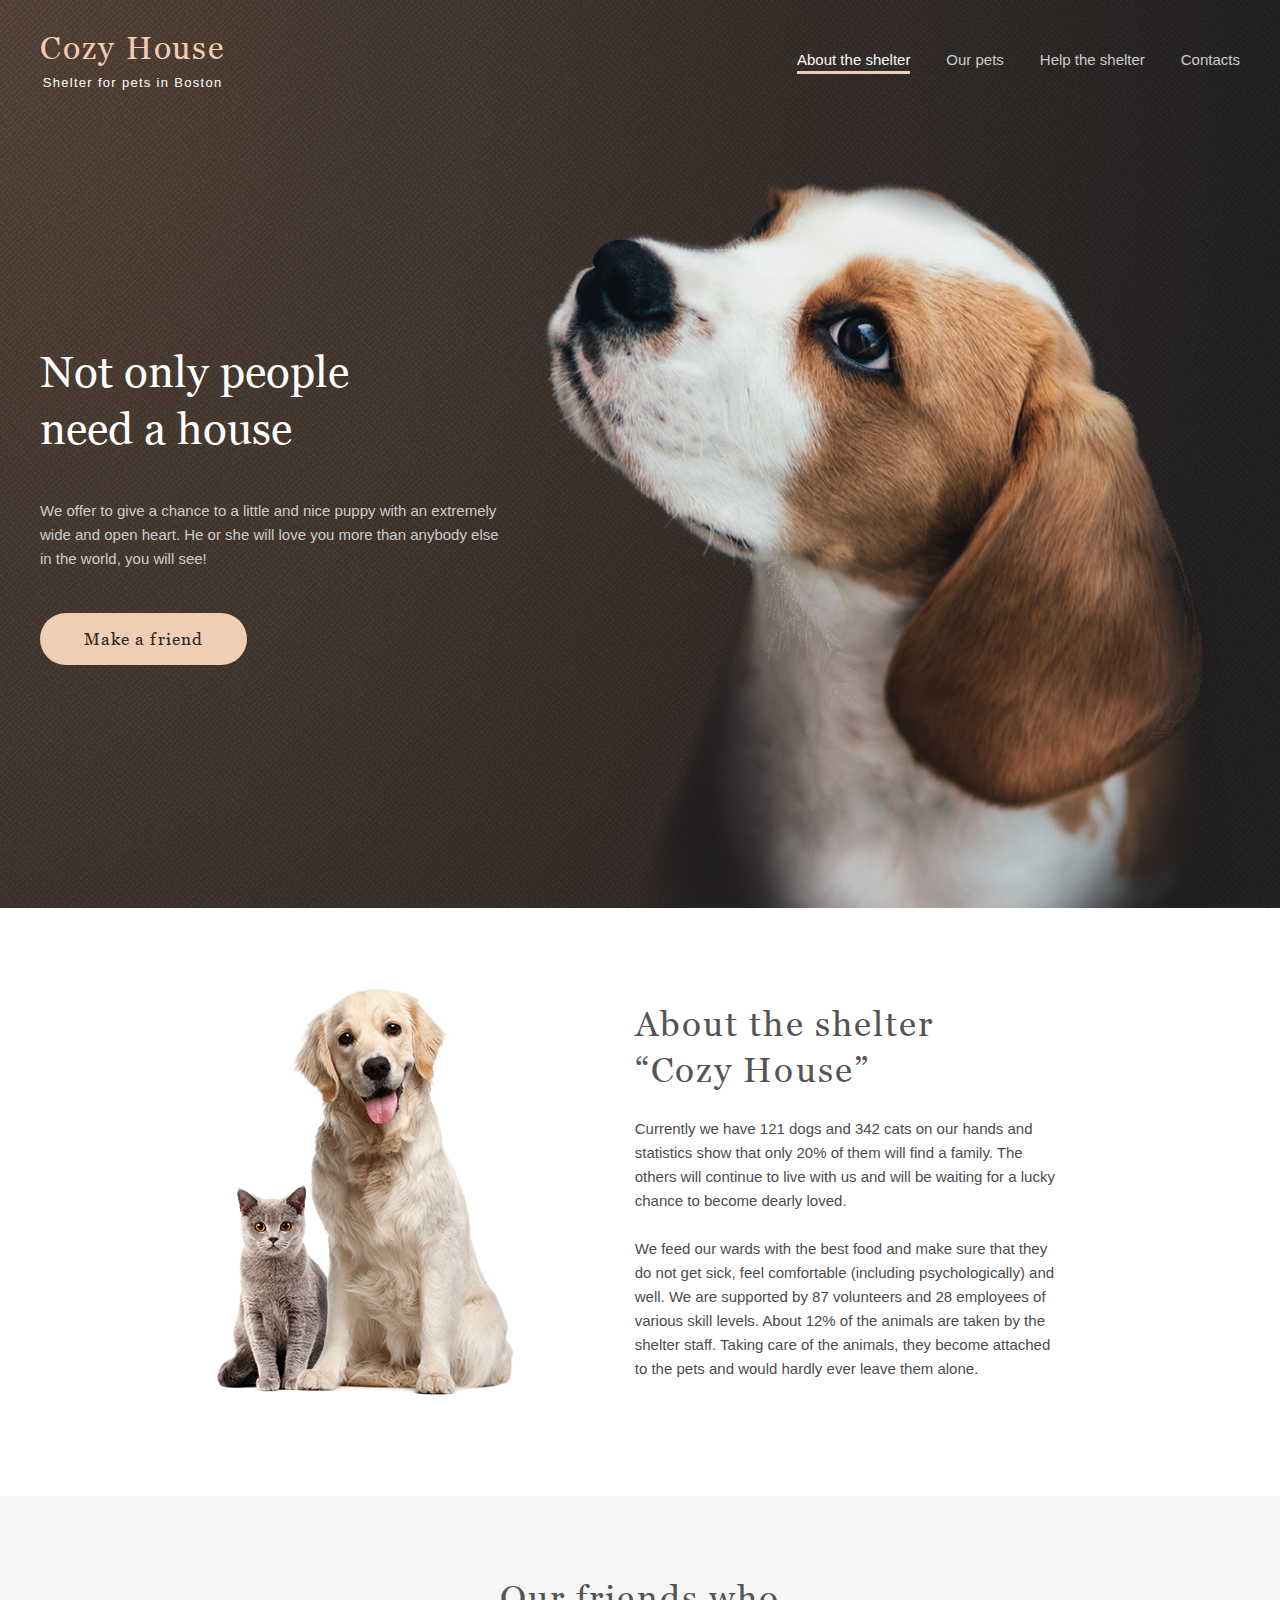
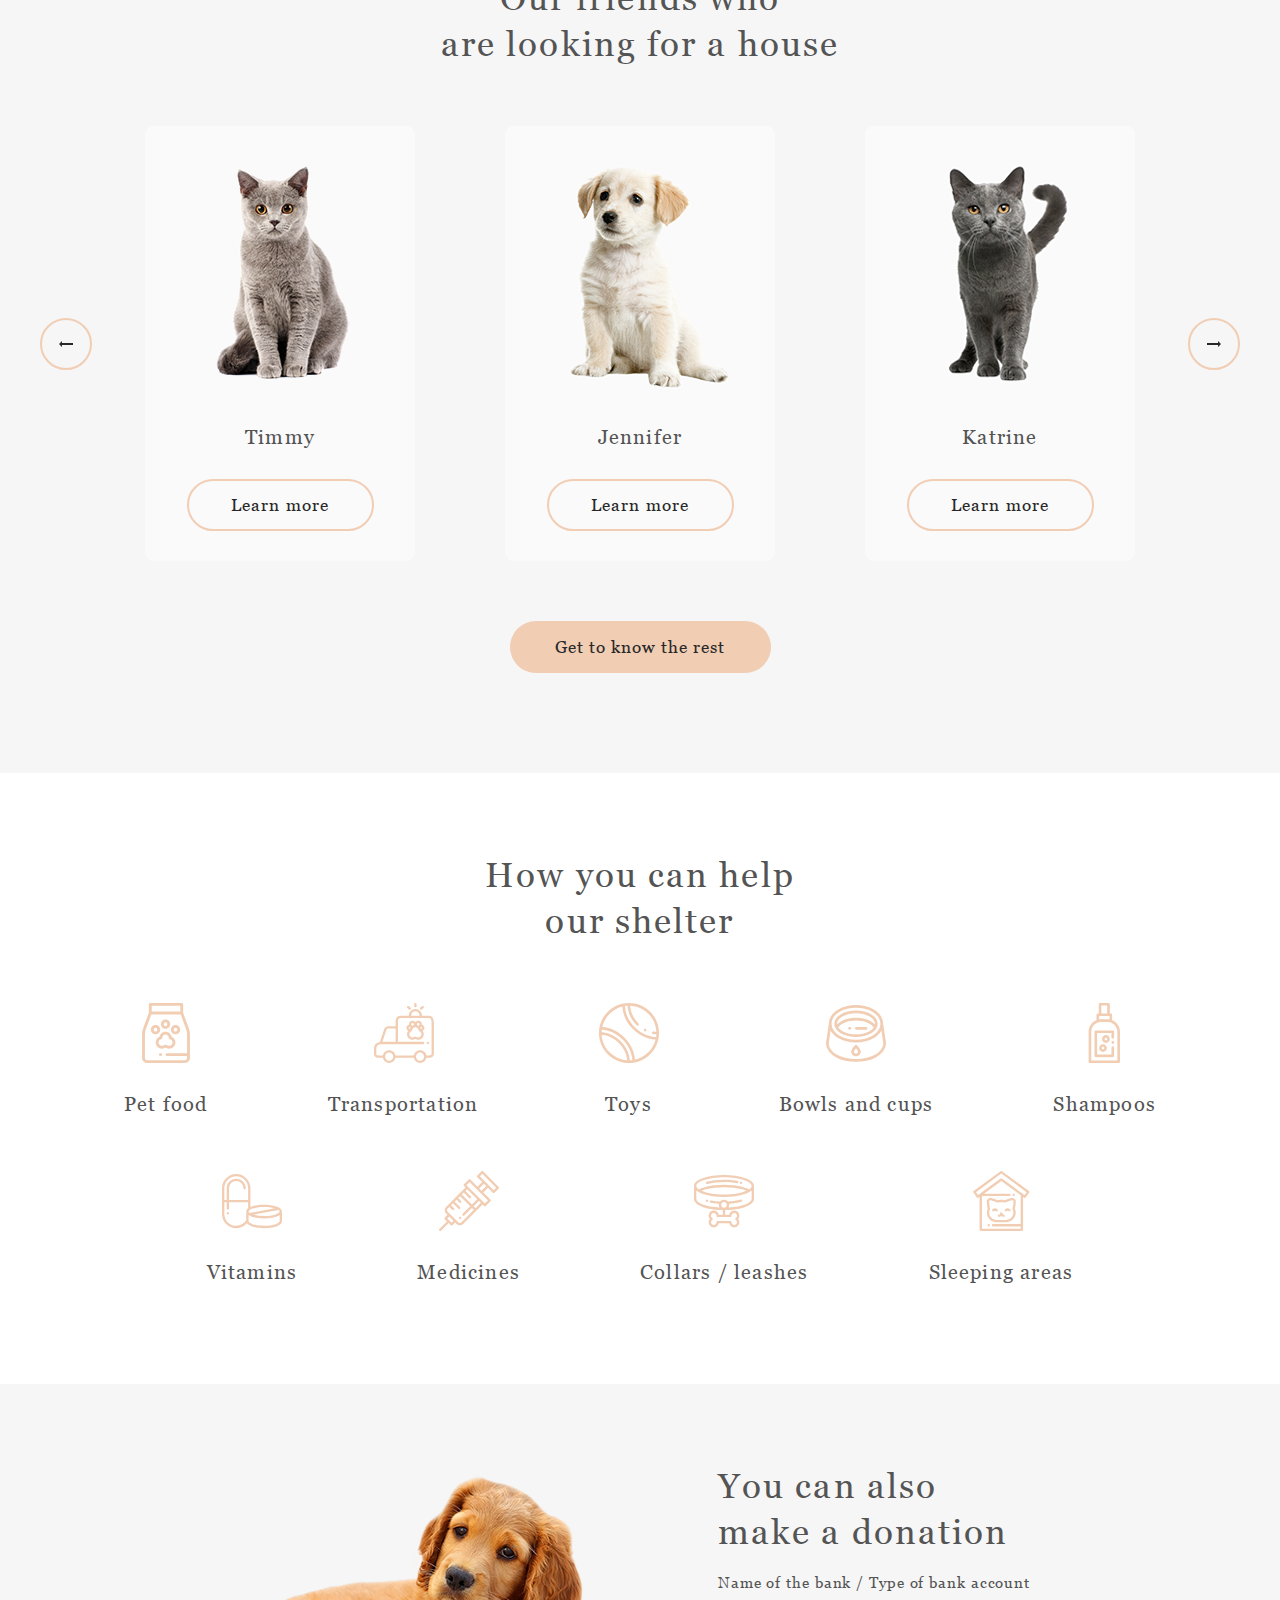
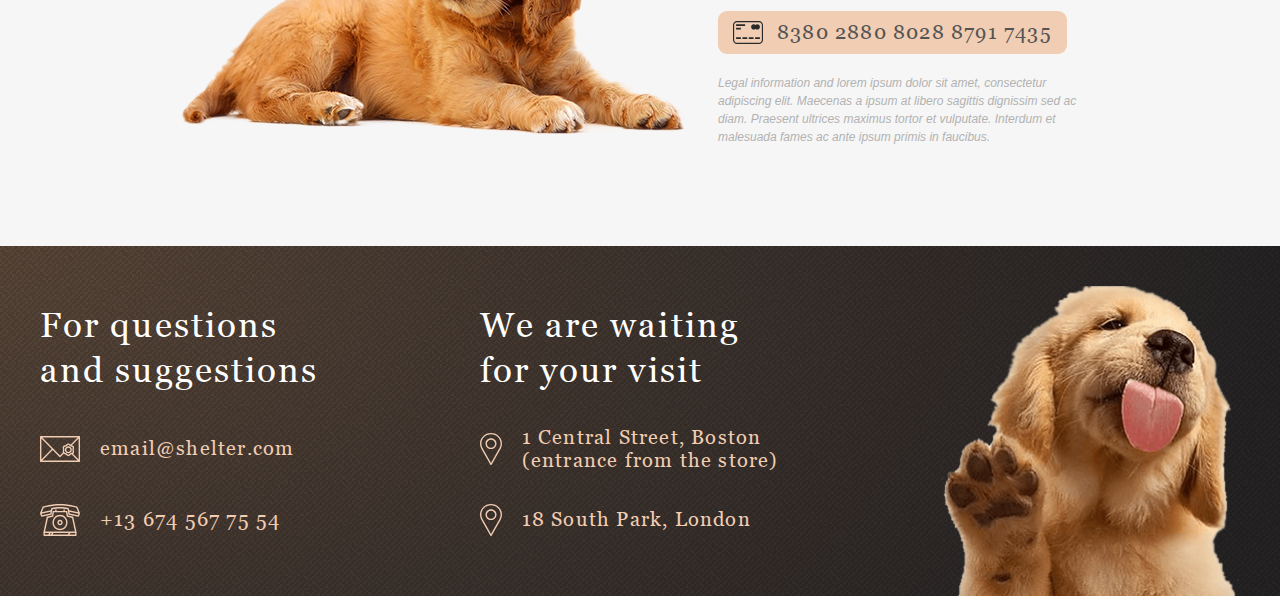
<file: index.html>
<!DOCTYPE html>
<html lang="en">

<head>
  <meta charset="UTF-8">
  <meta http-equiv="X-UA-Compatible" content="IE=edge">
  <meta name="viewport" content="width=device-width, initial-scale=1.0">
  <title>Cosy House</title>
  <link rel="stylesheet" href="./normalize.css">
  <link rel="stylesheet" href="./style.css">
  <link rel="icon" href="./assets/Images/foot-print.ico">
</head>

<body>
  <header class="header">
    <div class="wrapper header__wrapper">
      <a class="logo" href="">
        <h1 class="logo__title">Cozy House</h1>
        <span class="logo__subtitle">Shelter for pets in Boston</span>
      </a>
      <div class="nav hidden">
        <ul class="nav__list shifted">
          <li class="nav__item">
            <a class="nav__link nav__link_active">About the shelter</a>
          </li>
          <li class="nav__item">
            <a class="nav__link" href="./our-friends.html">Our pets</a>
          </li>
          <li class="nav__item">
            <a class="nav__link" href="#help">Help the shelter</a>
          </li>
          <li class="nav__item">
            <a class="nav__link" href="#contacts">Contacts</a>
          </li>
        </ul>
      </div>
      <div class="burger-menu__icon-wrapper">
        <div class="burger-menu__icon">
          <span class="burger-menu__icon-line"></span>
          <span class="burger-menu__icon-line"></span>
          <span class="burger-menu__icon-line"></span>
        </div>
      </div>
    </div>
  </header>
  <main>
    <section class="not-only">
      <div class="wrapper">
        <div class="not-only__content">
          <h2 class="not-only__title">Not only people need a house</h2>
          <p class="not-only__text">
            We offer to give a chance to a little and nice puppy with an extremely wide and open heart. He or she will
            love you more than anybody else in the world, you will see!
          </p>
          <form action="#our-friends" class="not-only__button-wrapper">
            <button class="button not-only__button">Make a friend</button>
          </form>
        </div>
        <img class="not-only__image" src="./assets/Images/start-screen-puppy.png" alt="Not only people need a house">
      </div>
    </section>
    <section class="about">
      <div class="wrapper">
        <div class="about__content">
          <h3 class="about__title section-title">About the shelter<br> “Cozy House”</h3>
          <p class="about__text">
            Currently we have 121 dogs and 342 cats on our hands and statistics show that only 20% of them will find a
            family. The others will continue to live with us and will be waiting for a lucky chance to become dearly
            loved.
          </p>
          <p class="about__text">
            We feed our wards with the best food and make sure that they do not get sick, feel comfortable (including
            psychologically) and well. We are supported by 87 volunteers and 28 employees of various skill levels. About
            12% of the animals are taken by the shelter staff. Taking care of the animals, they become attached to the
            pets and would hardly ever leave them alone.
          </p>
        </div>
        <img src="./assets/Images/about-pets.png" alt="dog and cat photo" class="about__image">
      </div>
    </section>
    <section id="our-friends" class="our-friends">
      <div class="wrapper">
        <div class="our-friends__content">
          <h3 class="our-friends__title section-title">Our friends who<br> are looking for a house</h3>
          <div class="slider__wrapper">
            <div class="slider__controls left-control">
              <img src="./assets/Images/Arrow-left.svg" alt="left-control">
            </div>
            <div class="slider popup-box">
              <div class="slider__line">
                <div class="slider__set slider__prevSet">
                  <div class="slider__card card">
                    <img class="card__image" alt="cat" src="./assets/Images/pets-katrine.png">
                    <div class="card__title">Katrine</div>
                    <button class="card__button button">Learn more</button>
                  </div>
                  <div class="slider__card card">
                    <img class="card__image" alt="dog" src="./assets/Images/pets-jennifer.png">
                    <div class="card__title">Jennifer</div>
                    <button class="card__button button">Learn more</button>
                  </div>
                  <div class="slider__card card">
                    <img class="card__image" alt="dog" src="./assets/Images/pets-woody.png">
                    <div class="card__title">Woody</div>
                    <button class="card__button button">Learn more</button>
                  </div>
                </div>
                <div class="slider__set slider__currSet">
                </div>
                <div class="slider__set slider__nextSet">
                  <div class="slider__card card">
                    <img class="card__image" alt="cat" src="./assets/Images/pets-katrine.png">
                    <div class="card__title">Katrine</div>
                    <button class="card__button button">Learn more</button>
                  </div>
                  <div class="slider__card card">
                    <img class="card__image" alt="dog" src="./assets/Images/pets-jennifer.png">
                    <div class="card__title">Jennifer</div>
                    <button class="card__button button">Learn more</button>
                  </div>
                  <div class="slider__card card">
                    <img class="card__image" alt="dog" src="./assets/Images/pets-woody.png">
                    <div class="card__title">Woody</div>
                    <button class="card__button button">Learn more</button>
                  </div>
                </div>
              </div>
            </div>
            <div class="slider__controls right-control">
              <img src="./assets/Images/Arrow-right.svg" alt="right-control">
            </div>
          </div>
          <form action="./our-friends.html">
            <button class="our-friends__button button">Get to know the rest</button>
          </form>
        </div>
      </div>
      <div class="popup__background popup__hidden">
        <div class="popup__close-button">
          <img src="./assets/Images/cross.svg" alt="close cross">
        </div>
        <div class="popup">
        </div>
      </div>
    </section>
    <section id="help" class="help">
      <div class="wrapper">
        <h3 class="help__title section-title">How you can help<br> our shelter</h3>
        <div class="help__content">
          <div class="help__icon">
            <img class="help__image" alt="Pet food icon" src="./assets/Images/icon-pet-food.svg">
            <div class="help__subtitle">Pet food</div>
          </div>
          <div class="help__icon">
            <img class="help__image" alt="Transportation icon" src="./assets/Images/icon-transportation.svg">
            <div class="help__subtitle">Transportation</div>
          </div>
          <div class="help__icon">
            <img class="help__image" alt="Toys icon" src="./assets/Images/icon-toys.svg">
            <div class="help__subtitle">Toys</div>
          </div>
          <div class="help__icon">
            <img class="help__image" alt="Bowls and cups icon" src="./assets/Images/icon-bowls-and-cups.svg">
            <div class="help__subtitle">Bowls and cups</div>
          </div>
          <div class="help__icon">
            <img class="help__image" alt="Shampoos icon" src="./assets/Images/icon-shampoos.svg">
            <div class="help__subtitle">Shampoos</div>
          </div>
          <div class="help__icon">
            <img class="help__image" alt="Vitamins icon" src="./assets/Images/icon-vitamins.svg">
            <div class="help__subtitle">Vitamins</div>
          </div>
          <div class="help__icon">
            <img class="help__image" alt="Medicines icon" src="./assets/Images/icon-medicines.svg">
            <div class="help__subtitle">Medicines</div>
          </div>
          <div class="help__icon">
            <img class="help__image" alt="Collars / leashes icon" src="./assets/Images/icon-collars-leashes.svg">
            <div class="help__subtitle">Collars / leashes</div>
          </div>
          <div class="help__icon">
            <img class="help__image" alt="Sleeping areas icon" src="./assets/Images/icon-sleeping-area.svg">
            <div class="help__subtitle">Sleeping areas</div>
          </div>
        </div>
      </div>
    </section>
    <section class="in-addition">
      <div class="wrapper">
        <div class="in-addition__content">
          <h3 class="in-addition__title section-title">You can also<br> make a donation</h3>
          <p class="in-addition__subtitile">Name of the bank / Type of bank account</p>
          <a href="" class="in-addition__button">
            <img class="card-icon" alt="Credit card icon" src="./assets/Images/credit-card.svg">
            <span class="card-number">8380 2880 8028 8791 7435</span>
          </a>
          <p class="in-addition__text">Legal information and lorem ipsum dolor sit amet, consectetur adipiscing elit.
            Maecenas a ipsum at libero sagittis dignissim sed ac diam. Praesent ultrices maximus tortor et vulputate.
            Interdum et malesuada fames ac ante ipsum primis in faucibus.</p>
        </div>
        <img src="./assets/Images/donation-dog.png" alt="lying dog photo" class="in-addition__image">
      </div>
    </section>
  </main>
  <footer id="contacts" class="footer">
    <div class="wrapper">
      <div class="footer__two-colons">
        <div class="footer__colon">
          <p class="footer__subtitle">For questions and suggestions</p>
          <p class="footer__paragraph">
            <img src="./assets/Images/icon-email.svg" alt="Email icon">
            <a href="mailto:email@shelter.com" class="footer__link">
              email@shelter.com
            </a>
          </p>
          <p class="footer__paragraph">
            <img src="./assets/Images/icon-phone.svg" alt="Phone icon">
            <a href="tel:+136745677554" class="footer__link">
              +13 674 567 75 54
            </a>
          </p>
        </div>
        <div class="footer__colon footer__quick-fix">
          <p class="footer__subtitle">We are waiting for your visit</p>
          <p class="footer__paragraph">
            <img src="./assets/Images/icon-marker.svg" alt="Marker icon">
            <a href="https://goo.gl/maps/XEzVUbfn7tSgieSc8" target="_blank" class="footer__link">
              1 Central Street, Boston<br> (entrance from the store)
            </a>
          </p>
          <p class="footer__paragraph">
            <img src="./assets/Images/icon-marker.svg" alt="Marker icon">
            <a href="https://goo.gl/maps/zo8zqcCmjPfrQGSL9" target="_blank" class="footer__link">
              18 South Park, London
            </a>
          </p>
        </div>
      </div>
      <img src="./assets/Images/footer-puppy.png" alt="dog photo" class="footer__image">
    </div>
  </footer>
  <script src="./js/script.js" type="module"></script>
  <script src="./js/slider.js" type="module"></script>
</body>

</html>
</file>
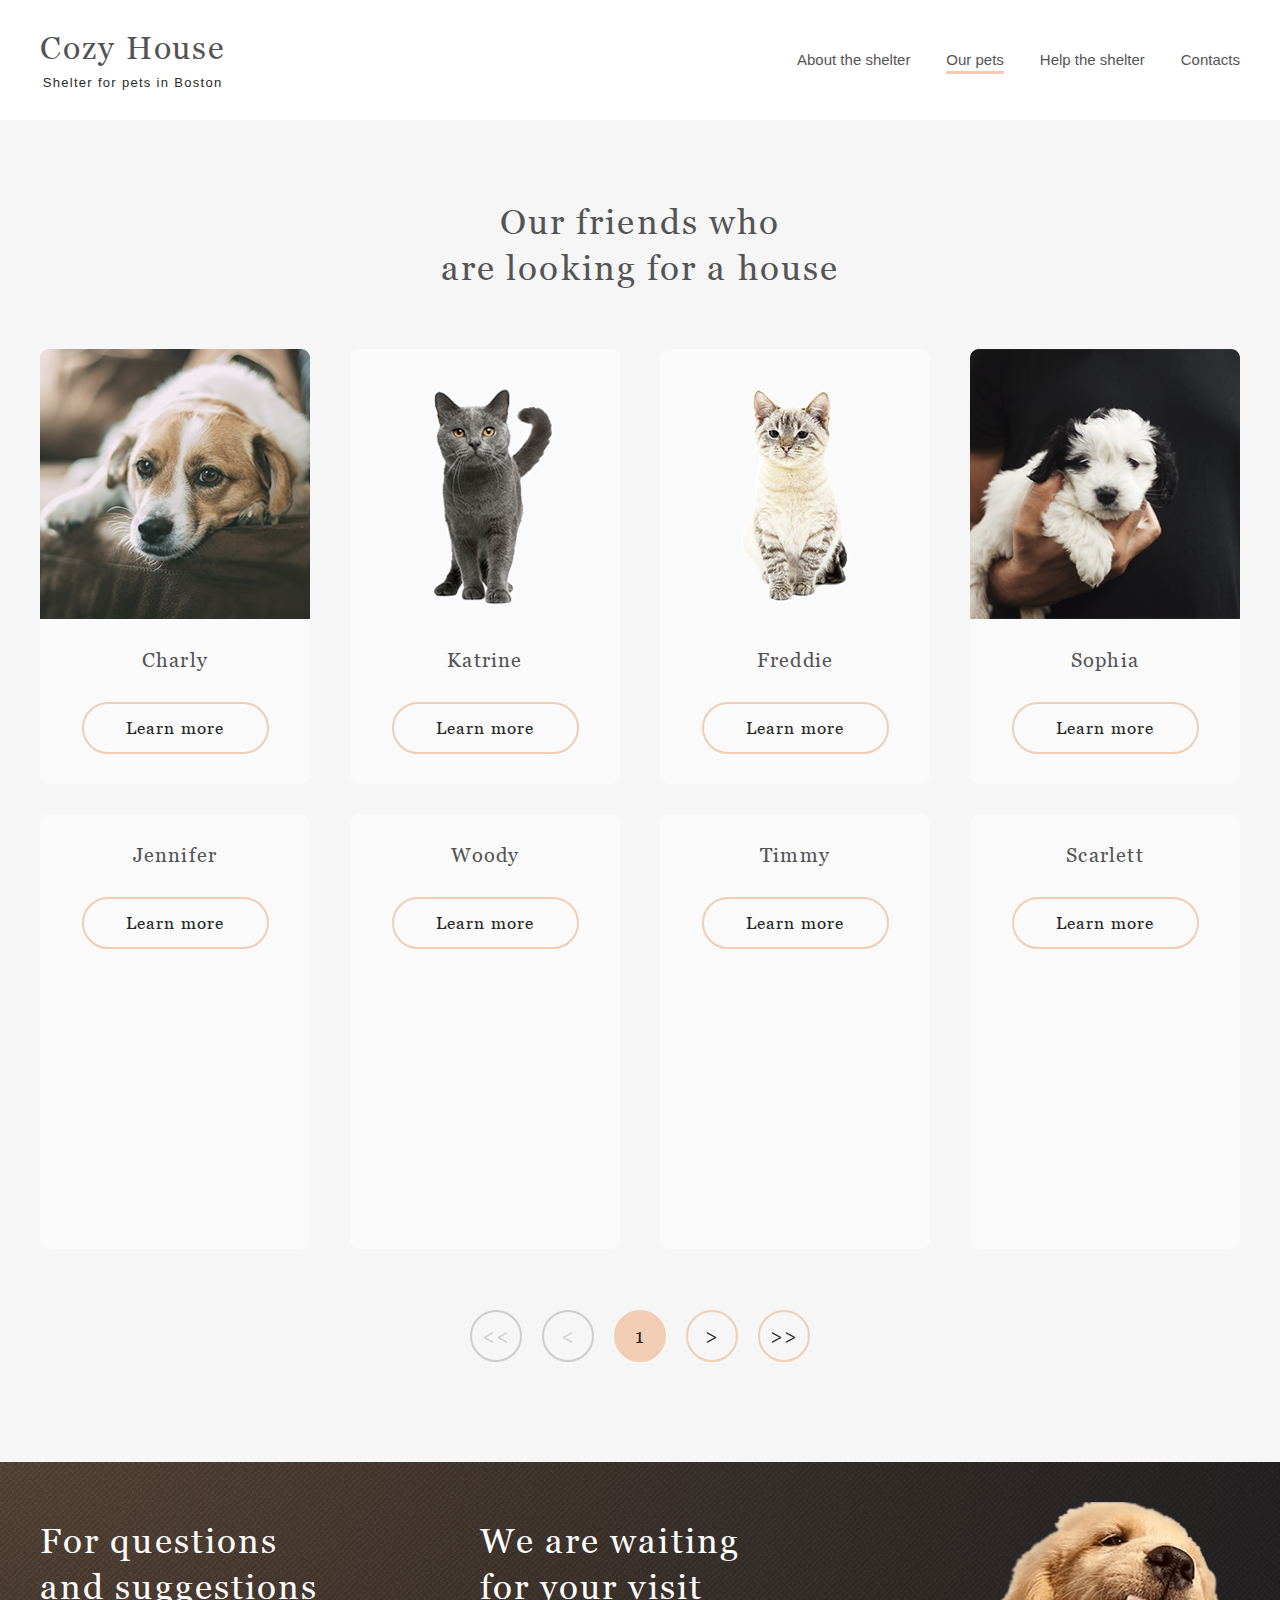
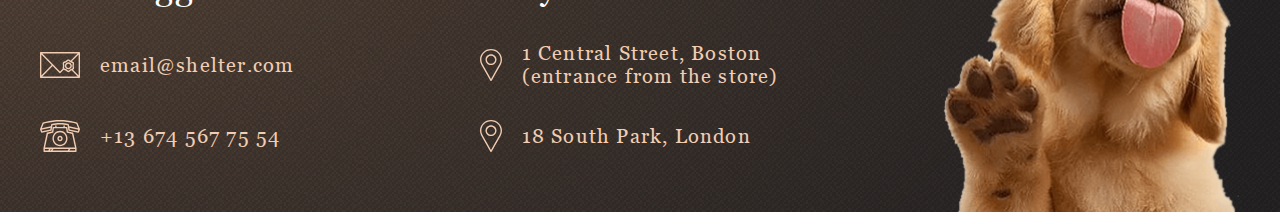
<file: our-friends.html>
<!DOCTYPE html>
<html lang="en">

<head>
  <meta charset="UTF-8">
  <meta http-equiv="X-UA-Compatible" content="IE=edge">
  <meta name="viewport" content="width=device-width, initial-scale=1.0">
  <title>Cosy House</title>
  <link rel="stylesheet" href="./normalize.css">
  <link rel="stylesheet" href="./our-friend-style.css">
  <link rel="icon" href="./assets/Images/foot-print.ico">
</head>

<body>
  <header class="header">
    <div class="wrapper header__wrapper">
      <a class="logo" href="./index.html">
        <h1 class="logo__title">Cozy House</h1>
        <span class="logo__subtitle">Shelter for pets in Boston</span>
      </a>
      <div class="nav hidden">
        <ul class="nav__list shifted">
          <li class="nav__item">
            <a class="nav__link" href="./index.html">About the shelter</a>
          </li>
          <li class="nav__item">
            <a class="nav__link nav__link_active">Our pets</a>
          </li>
          <li class="nav__item">
            <a class="nav__link" href="./index.html#help">Help the shelter</a>
          </li>
          <li class="nav__item">
            <a class="nav__link" href="#contacts">Contacts</a>
          </li>
        </ul>
      </div>
      <div class="burger-menu__icon-wrapper">
        <div class="burger-menu__icon">
          <span class="burger-menu__icon-line"></span>
          <span class="burger-menu__icon-line"></span>
          <span class="burger-menu__icon-line"></span>
        </div>
      </div>
    </div>
  </header>
  <main>
    <section id="our-friends" class="our-friends">
      <div class="wrapper">
        <div class="our-friends__content">
          <h3 class="our-friends__title section-title">Our friends who<br> are looking for a house</h3>
          <div class="pagination popup-box">
            <div class="pagination__card card">
              <img class="card__image" alt="cat" src="./assets/Images/pets-katrine.png">
              <div class="card__title">Katrine</div>
              <button class="card__button button">Learn more</button>
            </div>
            <div class="pagination__card card">
              <img class="card__image" alt="dog" src="./assets/Images/pets-jennifer.png">
              <div class="card__title">Jennifer</div>
              <button class="card__button button">Learn more</button>
            </div>
            <div class="pagination__card card">
              <img class="card__image" alt="dog" src="./assets/Images/pets-woody.png">
              <div class="card__title">Woody</div>
              <button class="card__button button">Learn more</button>
            </div>
            <div class="pagination__card card">
              <img class="card__image" alt="dog" src="./assets/Images/pets-sophia.png">
              <div class="card__title">Sophia</div>
              <button class="card__button button">Learn more</button>
            </div>
            <div class="pagination__card card">
              <img class="card__image" alt="cat" src="./assets/Images/pets-timmy.png">
              <div class="card__title">Timmy</div>
              <button class="card__button button">Learn more</button>
            </div>
            <div class="pagination__card card">
              <img class="card__image" alt="dog" src="./assets/Images/pets-charly.png">
              <div class="card__title">Charly</div>
              <button class="card__button button">Learn more</button>
            </div>
            <div class="pagination__card card">
              <img class="card__image" alt="dog" src="./assets/Images/pets-scarlet.png">
              <div class="card__title">Scarlett</div>
              <button class="card__button button">Learn more</button>
            </div>
            <div class="pagination__card card">
              <img class="card__image" alt="cat" src="./assets/Images/pets-freddie.png">
              <div class="card__title">Freddie</div>
              <button class="card__button button">Learn more</button>
            </div>
          </div>
          <div class="pagination__controls-wrapper">
            <div class="pagination__controls first-page-button pagination__controls_inactive">&lt;&lt;</div>
            <div class="pagination__controls prev-page-button pagination__controls_inactive">&lt;</div>
            <div class="pagination__controls curr-page-button pagination__controls_active">1</div>
            <div class="pagination__controls next-page-button">&gt;</div>
            <div class="pagination__controls last-page-button">&gt;&gt;</div>
          </div>
        </div>
      </div>
      <div class="popup__background popup__hidden">
        <div class="popup__close-button">
          <img src="./assets/Images/cross.svg" alt="close cross">
        </div>
        <div class="popup">
        </div>
      </div>
    </section>
  </main>
  <footer id="contacts" class="footer">
    <div class="wrapper">
      <div class="footer__two-colons">
        <div class="footer__colon">
          <p class="footer__subtitle">For questions and suggestions</p>
          <p class="footer__paragraph">
            <img src="./assets/Images/icon-email.svg" alt="Email icon">
            <a href="mailto:email@shelter.com" class="footer__link">
              email@shelter.com
            </a>
          </p>
          <p class="footer__paragraph">
            <img src="./assets/Images/icon-phone.svg" alt="Phone icon">
            <a href="tel:+136745677554" class="footer__link">
              +13 674 567 75 54
            </a>
          </p>
        </div>
        <div class="footer__colon footer__quick-fix">
          <p class="footer__subtitle">We are waiting for your visit</p>
          <p class="footer__paragraph">
            <img src="./assets/Images/icon-marker.svg" alt="Marker icon">
            <a href="https://goo.gl/maps/XEzVUbfn7tSgieSc8" target="_blank" class="footer__link">
              1 Central Street, Boston<br> (entrance from the store)
            </a>
          </p>
          <p class="footer__paragraph">
            <img src="./assets/Images/icon-marker.svg" alt="Marker icon">
            <a href="https://goo.gl/maps/zo8zqcCmjPfrQGSL9" target="_blank" class="footer__link">
              18 South Park, London
            </a>
          </p>
        </div>
      </div>
      <img src="./assets/Images/footer-puppy.png" alt="dog photo" class="footer__image">
    </div>
  </footer>
  <script src="./js/script.js" type="module"></script>
  <script src="./js/pagination.js" type="module"></script>
</body>

</html>
</file>
<file: style.css>
@font-face {
  font-family: "Georgia";
  src: url("./assets/fonts/GeorgiaRegular.woff") format("woff");
  font-weight: 400;
  font-style: normal;
}

html {
  scroll-behavior: smooth;
}

.lock {
  overflow: hidden;
}

.header {
  width: 100%;
  position: absolute;
  z-index: 1000;
}

.wrapper {
  max-width: 1200px;
  margin: 0 auto;
  padding: 0 30px;
}

.header__wrapper {
  height: 120px;
  display: flex;
  justify-content: space-between;
  align-items: center;
}

.logo {
  display: flex;
  flex-direction: column;
  align-items: center;
  text-decoration: none;
}

.logo__title {
  margin-top: 1px;
  margin-bottom: 8px;
  font-family: 'Georgia';
  font-weight: 400;
  font-size: 32px;
  line-height: 110%;
  letter-spacing: 0.06em;
  color: #F1CDB3;
}

.logo__subtitle {
  font-family: 'Arial';
  font-weight: 400;
  font-size: 13px;
  line-height: 15px;
  letter-spacing: 0.1em;
  color: #fff;
}

.nav {
  width: 443px;
}

.nav__list {
  display: flex;
  justify-content: space-between;
  padding: 0;
}

.nav__item {
  list-style: none;
}

.nav__link {
  padding-bottom: 3px;
  font-family: 'Arial';
  font-weight: 400;
  font-size: 15px;
  line-height: 160%;
  text-decoration: none;
  cursor: pointer;
  color: #CDCDCD;
  transition: color 0.5s;
}

.nav__link_active {
  cursor: default;
  border-bottom: 3px solid #F1CDB3;
  color: #FAFAFA;
}

.nav__link:hover {
  color: #FAFAFA;
}

.burger-menu__icon-wrapper {
  position: relative;
  width: 30px;
  height: 22px;
  display: none;
}

.burger-menu__icon {
  position: absolute;
  display: flex;
  flex-direction: column;
  justify-content: space-between;
  width: 30px;
  height: 22px;
  z-index: 1000;
  transition: transform ease-in-out 0.5s;
}

.burger-menu__icon_open {
  transform: rotate(90deg);
}

.burger-menu__icon-line {
  width: 30px;
  height: 2px;
  background-color: #F1CDB3;
}

/*not only*/

.not-only {
  padding-top: 180px;
  background: url(./assets/Images/noise_transparent@2x.png),
    radial-gradient(100% 215.42% at 0% 0%, #5b483a 0%, #262425 100%), #211f20;
}

.not-only .wrapper {
  display: flex;
}

.not-only__content {
  padding: 127px 0 100px;
}

.not-only__title {
  margin-bottom: 41px;
  padding-right: 50px;
  font-family: 'Georgia';
  font-weight: 400;
  font-size: 44px;
  line-height: 130%;
  color: #FFFFFF;
}

.not-only__text {
  font-family: 'Arial';
  font-weight: 400;
  font-size: 15px;
  line-height: 160%;
  color: #CDCDCD;
}

.not-only__button-wrapper {
  display: flex;
}

.button {
  border: none;
  border-radius: 100px;
  background-color: #F1CDB3;
  font-family: 'Georgia';
  font-weight: 400;
  font-size: 17px;
  line-height: 130%;
  letter-spacing: 0.06em;
  color: #292929;
  cursor: pointer;
  transition: background-color 0.5s,
              border-color 0.5s;
}

.not-only__button {
  margin-top: 27px;
  max-width: 207px;
  width: 100%;
  height: 52px;
  
}

.button:hover {
  border-color: #FDDCC4;
  background-color: #FDDCC4;
}


.not-only__image {
  width: clamp(569px, 70%, 698px);
  max-height: 728px;
  margin-left: 42px;
}

/*about*/

.about {
  padding: 80px 0 34px;
  background-color: #fff;
}

.about .wrapper {
  display: flex;
  flex-direction: row-reverse;
  justify-content: space-around;
  align-items: flex-end;
  flex-wrap: wrap;
  max-width: 969px;
}

.about__content {
  max-width: 430px;
  margin-bottom: 66px;
}

.section-title {
  font-family: 'Georgia';
  font-weight: 400;
  font-size: 35px;
  line-height: 130%;
  letter-spacing: 0.06em;
  color: #545454;
}

.about__title {
  margin-top: 0;
  margin-bottom: 10px;
}

.about__text {
  margin-top: 24px;
  font-family: 'Arial';
  font-weight: 400;
  font-size: 15px;
  line-height: 160%;
  color: #4C4C4C;
}

.about__image {
  width: clamp(160px, 96%, 300px);
  max-height: 408px;
  margin-bottom: 66px;
}

/*our friends*/

.our-friends {
  padding: 45px 0 100px;
  background-color: #F6F6F6;
}

.our-friends__title {
  text-align: center;
  margin-bottom: 59px;
}

.our-friends__content {
  display: flex;
  flex-direction: column;
  align-items: center;
}

.slider__wrapper {
  display: flex;
  justify-content: space-between;
  align-items: center;
  width: 100%;
}

.slider {
  overflow: hidden;
  width: 990px;
  height: 435px;
  margin: 0 12px;
}

.slider__line {
  position: relative;
  display: flex;
  justify-content: space-between;
  width: 3150px;
  left: -1080px;
  gap: 90px;
}

.slider__set {
  display: flex;
  justify-content: space-between;
  gap: 90px;
}

@keyframes move-left {
  from {left: -1080px;}  
  to {left: 0px;}  
}

@keyframes move-right {
  from {left: -1080px;}  
  to {left: -2160px;}  
}

.transition-left {
  animation-name: move-left;
  animation-duration: 0.5s;
}

.transition-right {
  animation-name: move-right;
  animation-duration: 0.5s;
}

.card {
  display: flex;
  flex-direction: column;
  align-items: center;
  width: 270px;
  height: 435px;
  background-color: #FAFAFA;
  border-radius: 9px;
  cursor: pointer;
  transition: background-color 0.5s,
              box-shadow 0.5s;
}

.card:hover {
  background-color: #fff;
  box-shadow: 0px 2px 35px 14px rgba(13, 13, 13, 0.04);
}

.slider__controls {
  width: 48px;
  height: 48px;
  border-radius: 50%;
  border: 2px solid #F1CDB3;
  display: flex;
  justify-content: center;
  align-items: center;
  flex-shrink: 0;
  cursor: pointer;
  transition: all 0.5s;
}

.slider__controls:hover {
  border-color: #FDDCC4;
  background-color: #FDDCC4;
}

.card__title {
  margin: 30px 0 30px;
  font-family: 'Georgia';
  font-weight: 400;
  font-size: 20px;
  line-height: 23px;
  letter-spacing: 0.06em;
  color: #545454;
}

.card__button {
  width: 187px;
  height: 52px;
  border: 2px solid #F1CDB3;
  background-color: transparent;
}

.card:hover .card__button {
  border-color: #FDDCC4;
  background-color: #FDDCC4;
}

.our-friends__button {
  margin-top: 60px;
  width: 261px;
  height: 52px;
}

/*Popup*/

.popup__background {
  position: fixed;
  display: flex;
  flex-direction: column;
  justify-content: center;
  align-items: center;
  top: 0;
  left: 0;
  width: 100vw;
  height: 100vh;
  background-color: rgb(41 41 41 / 60%);
}

.popup {
  position: relative;
  width: 900px;
  margin-bottom: 48px;
  background-color: #FAFAFA;
  border-radius: 9px;    
  display: block;
  inset: 0;
}

.popup__img {
  width: 500px;
  height: 500px;
  border-radius: 9px;
}

.popup__content {
  display: flex;
  min-height: 500px;
}

.popup__close-button {
  position: relative;
  left: 465px;
  width: 48px;
  height: 48px;
  border-radius: 50%;
  border: 2px solid #F1CDB3;
  background-color: transparent;
  display: flex;
  justify-content: center;
  align-items: center;
  cursor: pointer;
  transition: border-color 0.5s,
              background-color 0.5s;
}
  
.popup__close-button:hover {
  border-color: #FDDCC4;
  background-color: #FDDCC4;
}
  
.popup__text-content {
  padding: 50px 20px 0 30px;
  font-family: 'Georgia';
  font-weight: 400;
}

.popup__title {
  margin-bottom: 10px;
  font-size: 35px;
  line-height: 130%;
  letter-spacing: 0.06em;
}

.popup__subtitle {
  font-size: 20px;
  line-height: 115%;
  letter-spacing: 0.06em;
}

.popup__description {
  margin: 40px 0 40px;
  font-size: 15px;
  line-height: 113%;
  letter-spacing: 0.06em;
}

.popup__detail-list {
  padding-left: 0;
  list-style: none;
  font-size: 15px;
  line-height: 117%;
  letter-spacing: 0.13em;
}

.popup__detail-item {
  margin-bottom: 10px;
}

.popup__detail-item::before {
  display:inline-block;
  position: relative;
  content: '';
  width: 4px;
  height: 4px;
  margin-bottom: 3px;
  background-color: #F1CDB3;
  border-radius: 2px;
}

.popup__detail-title {
  font-weight: 700;
  padding-left: 10px;
}

.popup__hidden {
  visibility: hidden;
}

/*help*/

.help {
  padding: 45px 0 45px;
  background-color: #fff;
}

.help .wrapper {
  display: flex;
  flex-direction: column;
  align-items: center;
}

.help__title {
  text-align: center;
  margin-bottom: 59px;
}

.help__content {
  display: flex;
  flex-wrap: wrap;
  justify-content: center;
}

.help__icon {
  display: flex;
  flex-direction: column;
  align-items: center;
  margin: 0 60px;
}

.help__subtitle {
  margin-top: 30px;
  margin-bottom: 55px;
  font-family: 'Georgia';
  font-weight: 400;
  font-size: 20px;
  line-height: 115%;
  letter-spacing: 0.06em;
  color: #545454;
}

/*in addition*/

.in-addition {
  padding: 80px 0 40px;
  background-color: #F6F6F6;
}

.in-addition .wrapper {
  display: flex;
  flex-direction: row-reverse;
  justify-content: space-around;
  align-items: center;
  flex-wrap: wrap;
  max-width: 947px;
}

.in-addition__content {
  width: 380px;
  margin-bottom: 57px;
}

.in-addition__image {
  width: clamp(160px, 93%, 505px);
  max-height: 261px;
  margin-bottom: 59px;
}

.in-addition__title {
  margin: 0;
}

.in-addition__subtitile {
  margin: 20px 0 19px;
  font-family: 'Georgia';
  font-weight: 400;
  font-size: 15px;
  line-height: 110%;
  letter-spacing: 0.06em;
  color: #545454;
}

.in-addition__button {
  box-sizing: border-box;
  width: 349px;
  height: 43px;
  padding: 10px 15px;
  background-color: #F1CDB3;
  border-radius: 9px;
  font-family: 'Georgia';
  font-style: normal;
  font-weight: 400;
  font-size: 20px;
  line-height: 115%;
  display: flex;
  align-items: center;
  letter-spacing: 0.06em;
  color: #545454;
  text-decoration: none;
  transition: background-color 0.5s;
}

.in-addition__button:hover {
  background-color:#FDDCC4
}

.in-addition__text {
  margin-top: 20px;
  margin-bottom: 3px;
  font-family: 'Arial';
  font-style: italic;
  font-weight: 400;
  font-size: 12px;
  line-height: 18px;
  display: flex;
  align-items: center;
  color: #B2B2B2;
}

.card-number {
  padding-left: 14px;
}

/*footer*/

.footer {
  padding-top: 40px;
  background: url(./assets/Images/noise_transparent@2x.png),
    radial-gradient(100% 215.42% at 0% 0%, #5b483a 0%, #262425 100%), #211f20;
}

.footer .wrapper {
  display: flex;
  justify-content: space-between;
  flex-wrap: wrap;
}


.footer__colon {
  max-width: 302px;
}

.footer__subtitle {
  margin-top: 17px;
  font-family: 'Georgia';
  font-weight: 400;
  font-size: 35px;
  line-height: 130%;
  letter-spacing: 0.06em;
  color: #FFFFFF;
}

.footer__image {
  width: clamp(160px, 87%, 300px);
  max-height: 310px;
}

.footer__link {
  padding-left: 20px;
  font-family: 'Georgia';
  font-weight: 400;
  font-size: 20px;
  line-height: 115%;
  letter-spacing: 0.06em;
  color: #F1CDB3;
  text-decoration: none;
  cursor: pointer;
  transition: all 0.5s;
}

.footer__link:hover {
  color: #FDDCC4;
}

.footer__paragraph {
  display: flex;
  align-items: center;
  margin-top: 39px;
}

.footer__two-colons {
  display: flex;
  justify-content: space-between;
  max-width: 61.8%;
  width: 100%;
}

.footer__quick-fix .footer__subtitle {
  margin-bottom: 0;
}

.footer__quick-fix .footer__paragraph {
  margin-top: 32px;
}

/*tablet*/

@media (max-width: 1180px) {
  .slider {
    width: 580px;
  }
  
  .slider__line {
    width: 1820px;
    left: -620px;
    gap: 40px;
  }
  
  .slider__set {
    gap: 40px;
  }
    
  .slider__card:nth-child(3n) {
    display: none;
  }
  
  @keyframes move-left {
    from {left: -620px;}  
    to {left: 0px;}  
  }
  
  @keyframes move-right {
    from {left: -620px;}  
    to {left: -1240px;}  
  }
}

@media (max-width: 1060px) {
  
  .not-only .wrapper {
    flex-direction: column;
    align-items: flex-end;
  }
  
  .not-only {
    padding-top: 114px;
  }
  
  .not-only__content {
    padding: 0 124px 100px;
  }
  
  .not-only__button-wrapper {
    justify-content: center;
  }
  
  .popup__close-button {
    left: 332px;
  }
  
  .popup {
    width: 630px;
  }
  
  .popup__content {
    min-height: 350px;
  }
  
  .popup__img {
    width: 350px;
    height: 350px;
  }
  
  .popup__text-content {
    padding: 10px 9px 0 10px;
  }
  
  .popup__description {
    margin: 19px 0 16px;
    font-size: 13px;
  }
  
  .popup__detail-item {
    margin-bottom: 5px;
  }
  
  .help__content {
    justify-content: space-evenly;
  }
  
  .help__icon {
    width: 170px;
    margin: 0 20px;
  }
  
  .footer {
    padding-top: 16px;
  }
  
  .footer .wrapper {
    flex-direction: column;
    align-items: center;
  }

  .footer__two-colons {
    justify-content: space-between;
    max-width: 90.5%;
  }
  
  .footer__image {
    margin-top: 49px;
  }

}

@media (max-width: 767px) {
    
  .wrapper {
    padding: 0 10px;
    text-align: center;
  }
  
  .header {
    box-sizing: border-box;
    padding: 0 10px;
  }
  
  .burger-menu__icon-wrapper {
    display: block;
  }
    
  .nav {
    position: absolute;
    top: 0;
    right: 0;
    width: 100vw;
    height: 100vh;
    background-color: rgb(41 41 41 / 60%);
    transition: opacity ease-in-out 0.5s,
                visibility ease-in-out 0.5s;
  }
  
  .nav__list {
    flex-direction: column;
    justify-content: flex-start;
    position: absolute;
    top: 0;
    right: 0;
    margin: 0;
    width: 320px;
    height: 100vh;
    padding-top: 249px;
    background-color: #292929;
    z-index: 10;
    transition: right ease-in-out 0.5s;
  }
  
  .shifted {
    right: -100%;
  }
  
  .hidden {
    opacity: 0;
    visibility: hidden;
    overflow: hidden;
  }
    
  .nav__item {
    margin-bottom: 41px;
  }
  
  .nav__link {
    font-size: 32px;
    padding-bottom: 7px;
  }
  
  .slider {
    width: 270px;
  }
  
  .slider__line {
    width: 850px;
    left: -290px;
    gap: 20px;
  }
  
  .slider__set {
    width: 270px;
  }
    
  .slider__card:nth-child(2n) {
    display: none;
  }
  
  @keyframes move-left {
    from {left: -290px;}  
    to {left: 0px;}  
  }
  
  @keyframes move-right {
    from {left: -290px;}  
    to {left: -580px;}  
  }
}

@media (max-width: 740px) {
  
  .not-only__image {
    width: clamp(160px, 87%, 569px);
  }
  
  .not-only__content {
    padding: 0 0 105px;
  }

  .not-only__title {
    font-size: 25px;
    padding: 0 33px;
    letter-spacing: 0.06em;
    margin-top: 36px;
  }
  
  .section-title {
    font-size: 25px;
  }
  
  .about {
    padding: 43px 15px 34px;
  }
  
  .about__text {
    text-align: justify;
  }
    
  .about__image {
    margin-bottom: 8px;
  }
  
  .about__content {
    margin-bottom: 24px;
  }
  
  .our-friends {
    padding: 17px 0 42px;
  }
  
  .our-friends__title {
    margin-bottom: 41px;
  }
  
  .our-friends__button {
    margin-top: 42px;
  }
  
  .popup__close-button {
    left: 124px;
  }
  
  .popup {
    width: 240px;
    min-height: 341px;
  }
  
  .popup__img {
    display: none;
  }
    
  .popup__title {
    text-align: center;
  }
  
  .popup__subtitle {
    text-align: center;
    letter-spacing: 0.05em;
  }
  
  .popup__description {
    text-align: justify;
    line-height: 110%;
    margin: 19px 0 22px;
  }
  
  .popup__detail-list {
    padding-left: 4px;
  }

  .help {
    padding: 17px 0 10px;
  }
  
  .help__content {
    justify-content: space-between;
  }
  
  .help__icon {
    width: 130px;
    margin: 0 5px;
  }
  
  .help__image {
    height: 50px;
  }
  
  .help__title {
    margin-bottom: 41px;
  }
  
  .help__subtitle {
    font-size: 15px;
    margin-top: 20px;
    margin-bottom: 30px;
  }
  
  .in-addition {
    padding: 43px 10px 42px;
  }
  
  .in-addition__content {
    margin-bottom: 39px;
  }
  
  .in-addition__subtitile {
    line-height: 160%;
    letter-spacing: normal;
  }
  
  .in-addition__button {
    font-size: 15px;
    line-height: 110%;
    width: 281px;
    margin: 0 auto;
  }
  
  .in-addition__text {
    text-align: justify;
  }
  
  .in-addition__image {
    margin: 0;
  }
  
  .footer__subtitle {
    font-size: 25px;
  }
  
  .footer__two-colons {
    flex-wrap: wrap;
    justify-content: space-evenly;
    max-width: 100%;
  }
  
  .footer__colon {
    width: 100%;
  }
  
  .footer__paragraph {
    font-size: 20px;
    line-height: 115%;
    justify-content: center;
  }
  
  .footer__quick-fix .footer__subtitle {
    padding: 0 4px;
  }
  
  .footer__quick-fix .footer__paragraph {
    justify-content: flex-start;
    text-align: left;
    margin-top: 40px;
  }
  
  .footer__image {
    margin-top: 20px;
  }
  
}

@media (max-width: 420px) {
  .slider__wrapper {
    flex-wrap: wrap;
    justify-content: center;
  }
  
  .slider {
    order: -1;
  }
  
  .slider__controls {
    margin: 20px 13% 0;
  }
}
</file>
<file: our-friend-style.css>
@font-face {
  font-family: "Georgia";
  src: url("./assets/fonts/GeorgiaRegular.woff") format("woff");
  font-weight: 400;
  font-style: normal;
}

html {
  scroll-behavior: smooth;
}

.lock {
  overflow: hidden;
}

.wrapper {
  max-width: 1200px;
  margin: 0 auto;
  padding: 0 30px;
}

.header {
  background-color: #fff;
}

.header__wrapper {
  height: 120px;
  display: flex;
  justify-content: space-between;
  align-items: center;
}

.logo {
  display: flex;
  flex-direction: column;
  align-items: center;
  text-decoration: none;
}

.logo__title {
  margin-top: 1px;
  margin-bottom: 8px;
  font-family: 'Georgia';
  font-weight: 400;
  font-size: 32px;
  line-height: 110%;
  letter-spacing: 0.06em;
  color: #545454;
}

.logo__subtitle {
  font-family: 'Arial';
  font-weight: 400;
  font-size: 13px;
  line-height: 15px;
  letter-spacing: 0.1em;
  color: #292929;
}

.nav {
  width: 443px;
}

.nav__list {
  display: flex;
  justify-content: space-between;
  padding: 0;
}

.nav__item {
  list-style: none;
}

.nav__link {
  padding-bottom: 3px;
  font-family: 'Arial';
  font-weight: 400;
  font-size: 15px;
  line-height: 160%;
  text-decoration: none;
  cursor: pointer;
  color: #545454;
  transition: color 0.5s;
}

.nav__link_active {
  cursor: default;
  border-bottom: 3px solid #F1CDB3;
  color: #545454;
}

.nav__link:hover {
  color: #292929;
}

.burger-menu__icon-wrapper {
  position: relative;
  width: 30px;
  height: 22px;
  display: none;
}

.burger-menu__icon {
  position: absolute;
  display: flex;
  flex-direction: column;
  justify-content: space-between;
  width: 30px;
  height: 22px;
  z-index: 1000;
  transition: transform ease-in-out 0.5s;
}

.burger-menu__icon_open {
  transform: rotate(90deg);
}

.burger-menu__icon-line {
  width: 30px;
  height: 2px;
  background-color: #000;
}

/*our friends*/

.button {
  border-radius: 100px;
}

.section-title {
  font-family: 'Georgia';
  font-weight: 400;
  font-size: 35px;
  line-height: 130%;
  letter-spacing: 0.06em;
  color: #545454;
}

.our-friends {
  padding: 45px 0 100px;
  background-color: #F6F6F6;
}

.our-friends__title {
  text-align: center;
  margin-bottom: 58px;
}

.our-friends__content {
  display: flex;
  flex-direction: column;
  align-items: center;
}

.pagination {
  height: 900px;
  display: flex;
  flex-wrap: wrap;
  justify-content: space-between;
  align-content: space-between;
  overflow: hidden;
  gap: 30px;
}

.card {
  display: flex;
  flex-direction: column;
  align-items: center;
  width: 270px;
  height: 435px;
  background-color: #FAFAFA;
  border-radius: 9px;
  cursor: pointer;
  transition: all 0.5s;
}

.card:hover {
  background-color: #fff;
  box-shadow: 0px 2px 35px 14px rgba(13, 13, 13, 0.04);
}

.pagination__controls-wrapper {
  margin-top: 61px;
  display: flex;
  justify-content: space-between;
  max-width: 340px;
  width: 100%;
}

.pagination__controls {
  width: 48px;
  height: 48px;
  border-radius: 50%;
  border: 2px solid #F1CDB3;
  display: flex;
  justify-content: center;
  align-items: center;
  cursor: pointer;
  transition: all 0.5s;
  font-family: 'Georgia';
  font-weight: 400;
  font-size: 20px;
  line-height: 115%;
  letter-spacing: 0.06em;
  color: #292929;
}

.pagination__controls:hover {
  border-color: #FDDCC4;
  background-color: #FDDCC4;
}

.pagination__controls_active {
  border-color: #F1CDB3;
  background-color: #F1CDB3;
  cursor: default;
}

.pagination__controls_active:hover {
  border-color: #F1CDB3;
  background-color: #F1CDB3;
}

.pagination__controls_inactive {
  border-color: #CDCDCD;
  background-color: transparent;
  cursor: default;
  color: #CDCDCD;
}

.pagination__controls_inactive:hover {
  border-color: #CDCDCD;
  background-color: transparent;
}

.card__title {
  margin: 30px 0 30px;
  font-family: 'Georgia';
  font-weight: 400;
  font-size: 20px;
  line-height: 23px;
  letter-spacing: 0.06em;
  color: #545454;
}

.card__button {
  width: 187px;
  height: 52px;
  border: 2px solid #F1CDB3;
  background-color: transparent;
  font-family: 'Georgia';
  font-weight: 400;
  font-size: 17px;
  line-height: 130%;
  letter-spacing: 0.06em;
  color: #292929;
  cursor: pointer;
  transition: all 0.5s;
}

.card:hover .card__button {
  border-color: #FDDCC4;
  background-color: #FDDCC4;
}

.our-friends__button {
  margin-top: 60px;
  width: 261px;
  height: 52px;
  border: none;
  background-color: #F1CDB3;
  font-family: 'Georgia';
  font-weight: 400;
  font-size: 17px;
  line-height: 130%;
  letter-spacing: 0.06em;
  color: #292929;
  cursor: pointer;
  transition: background-color 0.5s;
}

.our-friends__button:hover {
  background-color: #FDDCC4;
}

/*Popup*/

.popup__background {
  position: fixed;
  display: flex;
  flex-direction: column;
  justify-content: center;
  align-items: center;
  top: 0;
  left: 0;
  width: 100vw;
  height: 100vh;
  background-color: rgb(41 41 41 / 60%);
}

.popup {
  position: relative;
  width: 900px;
  margin-bottom: 48px;
  background-color: #FAFAFA;
  border-radius: 9px;
}

.popup__img {
  width: 500px;
  height: 500px;
  border-radius: 9px;
}

.popup__content {
  display: flex;
  min-height: 500px;
}

.popup__close-button {
  position: relative;
  left: 465px;
  width: 48px;
  height: 48px;
  border-radius: 50%;
  border: 2px solid #F1CDB3;
  background-color: transparent;
  display: flex;
  justify-content: center;
  align-items: center;
  cursor: pointer;
  transition: border-color 0.5s,
              background-color 0.5s;
}
  
.popup__close-button:hover {
  border-color: #FDDCC4;
  background-color: #FDDCC4;
}
  
.popup__text-content {
  padding: 50px 20px 0 30px;
  font-family: 'Georgia';
  font-weight: 400;
}

.popup__title {
  margin-bottom: 10px;
  font-size: 35px;
  line-height: 130%;
  letter-spacing: 0.06em;
}

.popup__subtitle {
  font-size: 20px;
  line-height: 115%;
  letter-spacing: 0.06em;
}

.popup__description {
  margin: 40px 0 40px;
  font-size: 15px;
  line-height: 113%;
  letter-spacing: 0.06em;
}

.popup__detail-list {
  padding-left: 0;
  list-style: none;
  font-size: 15px;
  line-height: 117%;
  letter-spacing: 0.13em;
}

.popup__detail-item {
  margin-bottom: 10px;
}

.popup__detail-item::before {
  display:inline-block;
  position: relative;
  content: '';
  width: 4px;
  height: 4px;
  margin-bottom: 3px;
  background-color: #F1CDB3;
  border-radius: 2px;
}

.popup__detail-title {
  font-weight: 700;
  padding-left: 10px;
}

.popup__hidden {
  visibility: hidden;
}

/*footer*/

.footer {
  padding-top: 40px;
  background: url(./assets/Images/noise_transparent@2x.png),
    radial-gradient(100% 215.42% at 0% 0%, #5b483a 0%, #262425 100%), #211f20;
}

.footer .wrapper {
  display: flex;
  justify-content: space-between;
  flex-wrap: wrap;
}


.footer__colon {
  max-width: 302px;
}

.footer__subtitle {
  margin-top: 17px;
  font-family: 'Georgia';
  font-weight: 400;
  font-size: 35px;
  line-height: 130%;
  letter-spacing: 0.06em;
  color: #FFFFFF;
}

.footer__image {
  width: clamp(160px, 87%, 300px);
  max-height: 310px;
}

.footer__link {
  padding-left: 20px;
  font-family: 'Georgia';
  font-weight: 400;
  font-size: 20px;
  line-height: 115%;
  letter-spacing: 0.06em;
  color: #F1CDB3;
  text-decoration: none;
  cursor: pointer;
  transition: all 0.5s;
}

.footer__link:hover {
  color: #FDDCC4;
}

.footer__paragraph {
  display: flex;
  align-items: center;
  margin-top: 39px;
}

.footer__two-colons {
  display: flex;
  justify-content: space-between;
  max-width: 61.8%;
  width: 100%;
}

.footer__quick-fix .footer__subtitle {
  margin-bottom: 0;
}

.footer__quick-fix .footer__paragraph {
  margin-top: 32px;
}

/*tablet*/

@media (max-width: 929px) {
  .pagination {
    width: 84%;
    justify-content: space-around;
    height: 1365px;
  }
}

@media (max-width: 1060px) {
  
  .our-friends {
    padding: 45px 0 77px;
  }
  
  .our-friends__title {
    margin-bottom: 29px;
  }
  
  .pagination__controls-wrapper {
    margin-top: 39px;
  }
  
  .popup__close-button {
    left: 332px;
  }
  
  .popup {
    width: 630px;
  }
  
  .popup__content {
    min-height: 350px;
  }
  
  .popup__img {
    width: 350px;
    height: 350px;
  }
  
  .popup__text-content {
    padding: 10px 9px 0 10px;
  }
  
  .popup__description {
    margin: 19px 0 16px;
    font-size: 13px;
  }
  
  .popup__detail-item {
    margin-bottom: 5px;
  }
  
  .footer {
    padding-top: 16px;
  }
  
  .footer .wrapper {
    flex-direction: column;
    align-items: center;
  }

  .footer__two-colons {
    justify-content: space-between;
    max-width: 90.5%;
  }
  
  .footer__image {
    margin-top: 49px;
  }

}

@media (max-width: 767px) {
  
  .wrapper {
    padding: 0 10px;
    text-align: center;
  }
  
  .header {
    box-sizing: border-box;
    padding: 0 10px;
  }
  
  .burger-menu__icon-wrapper {
    display: block;
  }
    
  .nav {
    position: absolute;
    top: 0;
    right: 0;
    width: 100vw;
    height: 100vh;
    background-color: rgb(41 41 41 / 60%);
    transition: opacity ease-in-out 0.5s,
                visibility ease-in-out 0.5s;
  }
  
  .nav__list {
    flex-direction: column;
    justify-content: flex-start;
    position: absolute;
    top: 0;
    right: 0;
    margin: 0;
    width: 320px;
    height: 100vh;
    padding-top: 249px;
    background-color: #F6F6F6;
    z-index: 10;
    transition: right ease-in-out 0.5s;
  }
    
  .nav__item {
    margin-bottom: 41px;
  }
  
  .nav__link {
    font-size: 32px;
    padding-bottom: 7px;
  }
  
  .shifted {
    right: -100%;
  }
  
  .hidden {
    opacity: 0;
    visibility: hidden;
    overflow: hidden;
  }
  
}

@media (max-width: 740px) {
  
  .section-title {
    font-size: 25px;
  }
  
  .our-friends {
    padding: 17px 0 43px;
  }
  
  .our-friends__title {
    margin-bottom: 41px;
  }
  
  .pagination__controls-wrapper {
    margin-top: 41px;
  }
  
  .popup__close-button {
    left: 124px;
  }
  
  .popup {
    width: 240px;
    min-height: 341px;
  }
  
  .popup__img {
    display: none;
  }
    
  .popup__title {
    text-align: center;
  }
  
  .popup__subtitle {
    text-align: center;
    letter-spacing: 0.05em;
  }
  
  .popup__description {
    text-align: justify;
    line-height: 110%;
    margin: 19px 0 22px;
  }
  
  .popup__detail-list {
    padding-left: 4px;
  }
  
  .footer__subtitle {
    font-size: 25px;
  }
  
  .footer__two-colons {
    flex-wrap: wrap;
    justify-content: space-evenly;
    max-width: 100%;
  }
  
  .footer__colon {
    width: 100%;
  }
  
  .footer__paragraph {
    font-size: 20px;
    line-height: 115%;
    justify-content: center;
  }
  
  .footer__quick-fix .footer__subtitle {
    padding: 0 4px;
  }
  
  .footer__quick-fix .footer__paragraph {
    justify-content: flex-start;
    text-align: left;
    margin-top: 40px;
  }
  
  .footer__image {
    margin-top: 20px;
  }
  
}
</file>
